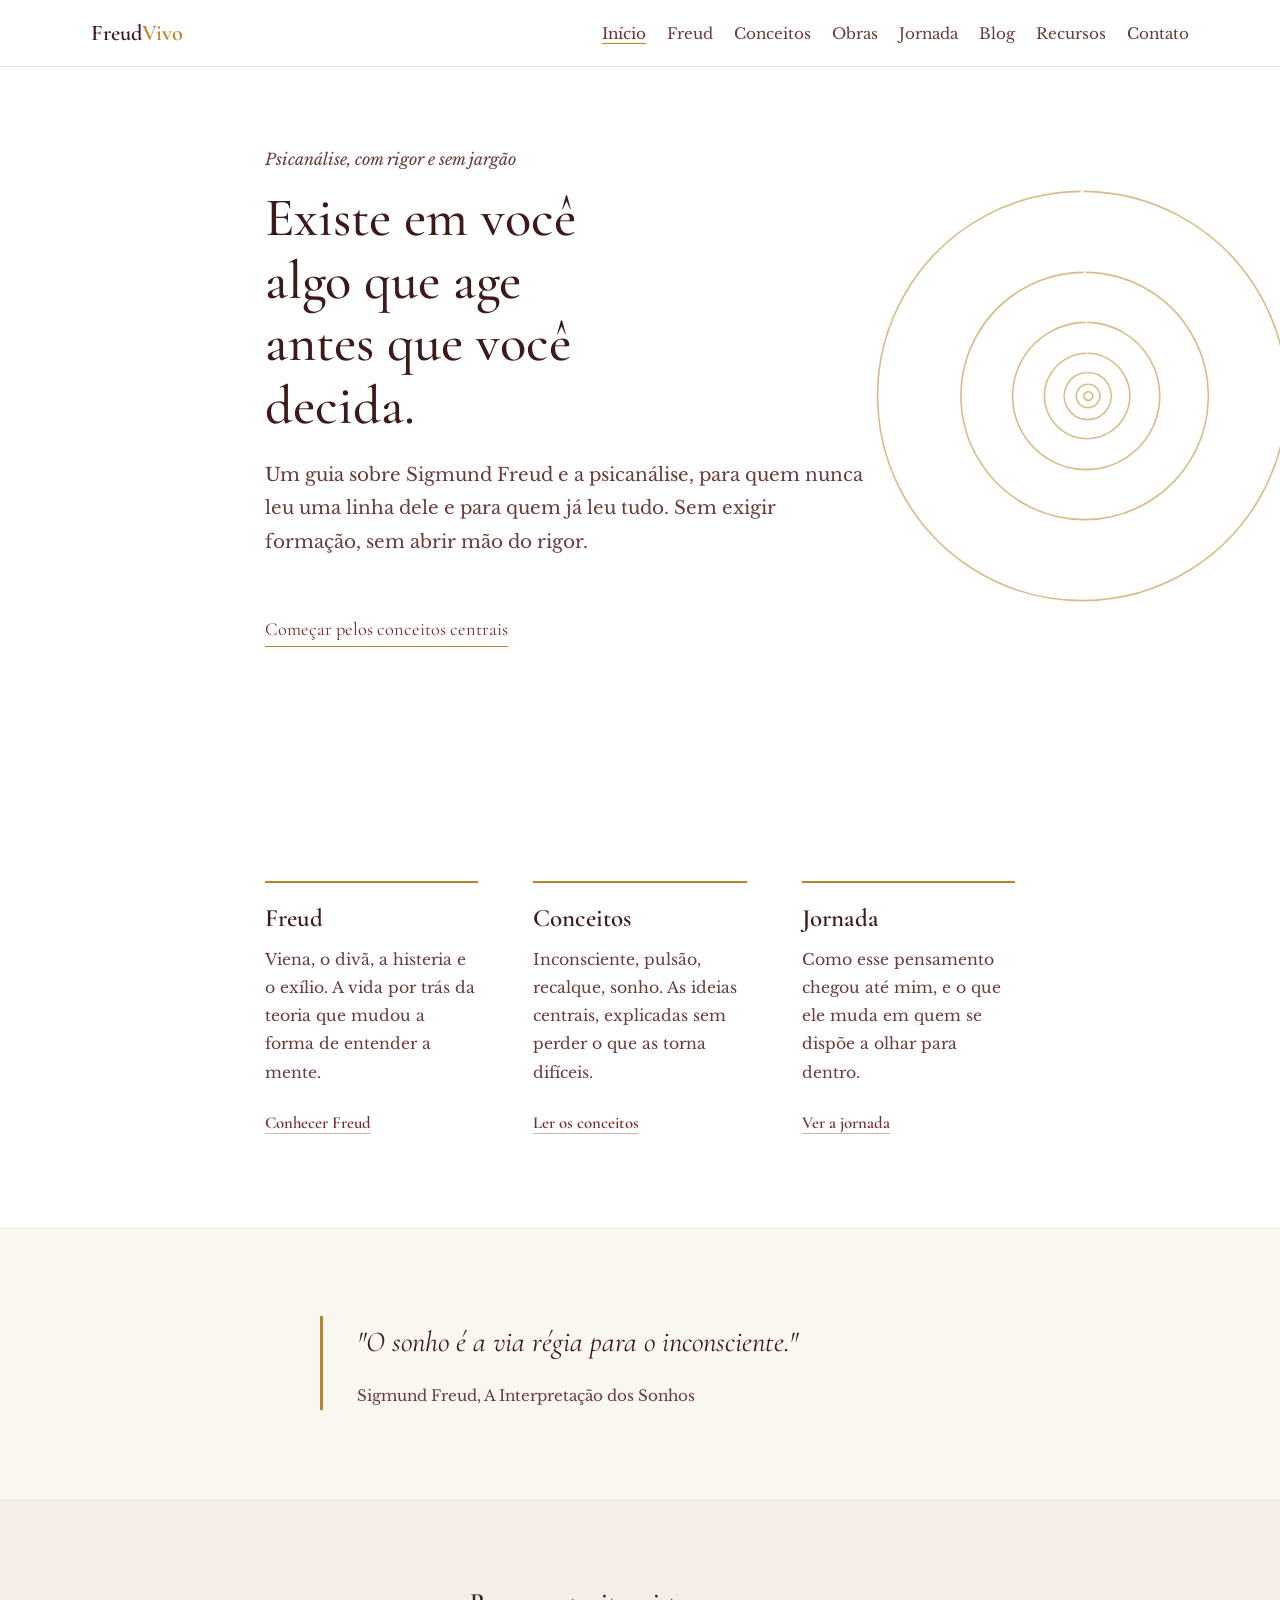
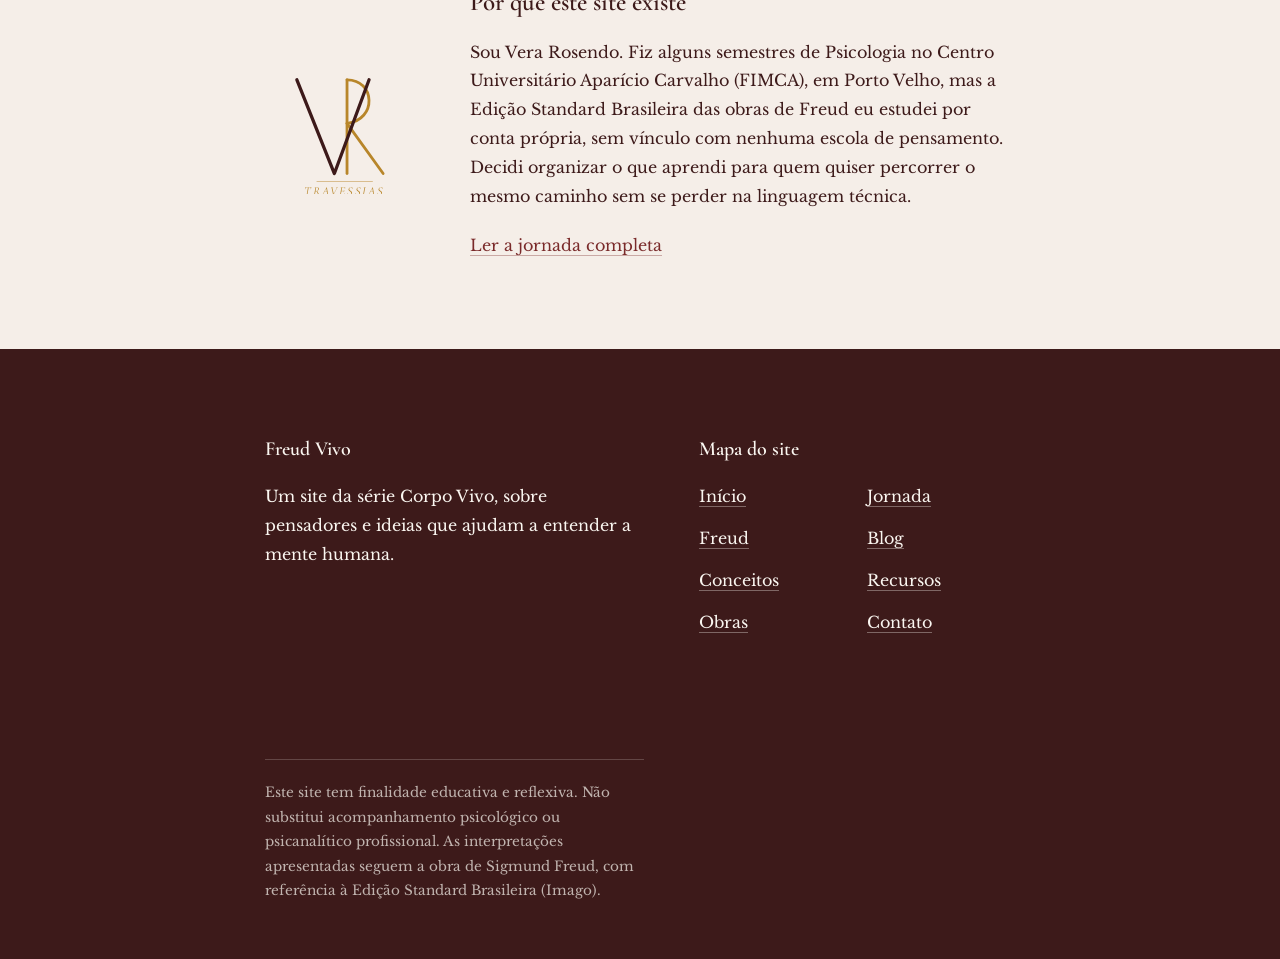
<file: index.html>
<!DOCTYPE html>
<html lang="pt-BR">
<head>
<meta charset="UTF-8">
<meta name="viewport" content="width=device-width, initial-scale=1.0">
<title>Freud Vivo · Psicanálise para quem busca entender a si mesmo</title>
<meta name="description" content="Um guia acessível e rigoroso sobre Sigmund Freud e a psicanálise: conceitos centrais, obras, casos clínicos e a jornada pessoal de quem estuda esse pensamento.">
<link rel="stylesheet" href="css/style.css">
</head>
<body>

<nav class="nav">
  <div class="nav__inner">
    <a href="index.html" class="nav__marca">Freud<span>Vivo</span></a>
    <button class="nav__toggle" aria-label="Abrir menu" aria-expanded="false">
      <span></span><span></span><span></span>
    </button>
    <ul class="nav__links">
      <li><a href="index.html" aria-current="page">Início</a></li>
      <li><a href="freud.html">Freud</a></li>
      <li><a href="conceitos.html">Conceitos</a></li>
      <li><a href="obras.html">Obras</a></li>
      <li><a href="jornada.html">Jornada</a></li>
      <li><a href="blog/index.html">Blog</a></li>
      <li><a href="recursos.html">Recursos</a></li>
      <li><a href="contato.html">Contato</a></li>
    </ul>
  </div>
</nav>

<header class="hero">
  <svg class="hero__spiral" viewBox="0 0 400 400" xmlns="http://www.w3.org/2000/svg" aria-hidden="true">
    <path d="M200,200 m0,-3 a3,3 0 1,1 -0.1,0 m0,-5 a8,8 0 1,1 -0.2,0 m0,-8 a16,16 0 1,1 -0.3,0 m0,-13 a29,29 0 1,1 -0.5,0 m0,-21 a50,50 0 1,1 -0.8,0 m0,-34 a84,84 0 1,1 -1.3,0 m0,-55 a139,139 0 1,1 -2,0"
      fill="none" stroke="#b8862a" stroke-width="1.1"/>
  </svg>
  <div class="hero__conteudo">
    <p class="hero__eyebrow">Psicanálise, com rigor e sem jargão</p>
    <h1>Existe em você algo que age antes que você decida.</h1>
    <p class="hero__sub">Um guia sobre Sigmund Freud e a psicanálise, para quem nunca leu uma linha dele e para quem já leu tudo. Sem exigir formação, sem abrir mão do rigor.</p>
    <a href="conceitos.html" class="hero__cta">Começar pelos conceitos centrais</a>
  </div>
</header>

<section class="secao">
  <div class="container">
    <div class="entradas">
      <div class="entrada">
        <h3>Freud</h3>
        <p>Viena, o divã, a histeria e o exílio. A vida por trás da teoria que mudou a forma de entender a mente.</p>
        <a href="freud.html">Conhecer Freud</a>
      </div>
      <div class="entrada">
        <h3>Conceitos</h3>
        <p>Inconsciente, pulsão, recalque, sonho. As ideias centrais, explicadas sem perder o que as torna difíceis.</p>
        <a href="conceitos.html">Ler os conceitos</a>
      </div>
      <div class="entrada">
        <h3>Jornada</h3>
        <p>Como esse pensamento chegou até mim, e o que ele muda em quem se dispõe a olhar para dentro.</p>
        <a href="jornada.html">Ver a jornada</a>
      </div>
    </div>
  </div>
</section>

<section class="secao secao--creme">
  <div class="container">
    <div class="citacao">
      <blockquote>"O sonho é a via régia para o inconsciente."</blockquote>
      <cite>Sigmund Freud, A Interpretação dos Sonhos</cite>
    </div>
  </div>
</section>

<section class="secao secao--creme-quente">
  <div class="container">
    <div class="pessoal">
      <div class="pessoal__monograma" aria-hidden="true">
        <svg viewBox="0 0 320 300" xmlns="http://www.w3.org/2000/svg">
          <g fill="none" stroke="#b8862a" stroke-width="6" stroke-linecap="round" stroke-linejoin="round">
            <path d="M 175,55 L 175,255"/>
            <path d="M 175,55 C 235,55 240,140 175,148"/>
            <path d="M 175,148 L 252,255"/>
          </g>
          <g fill="none" stroke="#3d1a1a" stroke-width="7" stroke-linecap="round" stroke-linejoin="round">
            <path d="M 68,55 L 148,255 L 222,55"/>
          </g>
          <line x1="110" y1="272" x2="230" y2="272" stroke="#b8862a" stroke-width="1"/>
          <text x="170" y="300" text-anchor="middle" font-family="'Cormorant Garamond', Georgia, serif" font-style="italic" font-size="26" letter-spacing="4" fill="#b8862a">TRAVESSIAS</text>
        </svg>
      </div>
      <div>
        <h3>Por que este site existe</h3>
        <p>Sou Vera Rosendo. Fiz alguns semestres de Psicologia no Centro Universitário Aparício Carvalho (FIMCA), em Porto Velho, mas a Edição Standard Brasileira das obras de Freud eu estudei por conta própria, sem vínculo com nenhuma escola de pensamento. Decidi organizar o que aprendi para quem quiser percorrer o mesmo caminho sem se perder na linguagem técnica.</p>
        <a href="jornada.html">Ler a jornada completa</a>
      </div>
    </div>
  </div>
</section>

<footer class="rodape">
  <div class="container">
    <div>
      <h4>Freud Vivo</h4>
      <p>Um site da série Corpo Vivo, sobre pensadores e ideias que ajudam a entender a mente humana.</p>
    </div>
    <div>
      <h4>Mapa do site</h4>
      <ul class="rodape__mapa">
        <li><a href="index.html">Início</a></li>
        <li><a href="freud.html">Freud</a></li>
        <li><a href="conceitos.html">Conceitos</a></li>
        <li><a href="obras.html">Obras</a></li>
        <li><a href="jornada.html">Jornada</a></li>
        <li><a href="blog/index.html">Blog</a></li>
        <li><a href="recursos.html">Recursos</a></li>
        <li><a href="contato.html">Contato</a></li>
      </ul>
    </div>
    <p class="rodape__disclaimer">Este site tem finalidade educativa e reflexiva. Não substitui acompanhamento psicológico ou psicanalítico profissional. As interpretações apresentadas seguem a obra de Sigmund Freud, com referência à Edição Standard Brasileira (Imago).</p>
  </div>
</footer>

<script src="js/main.js"></script>
</body>
</html>
</file>
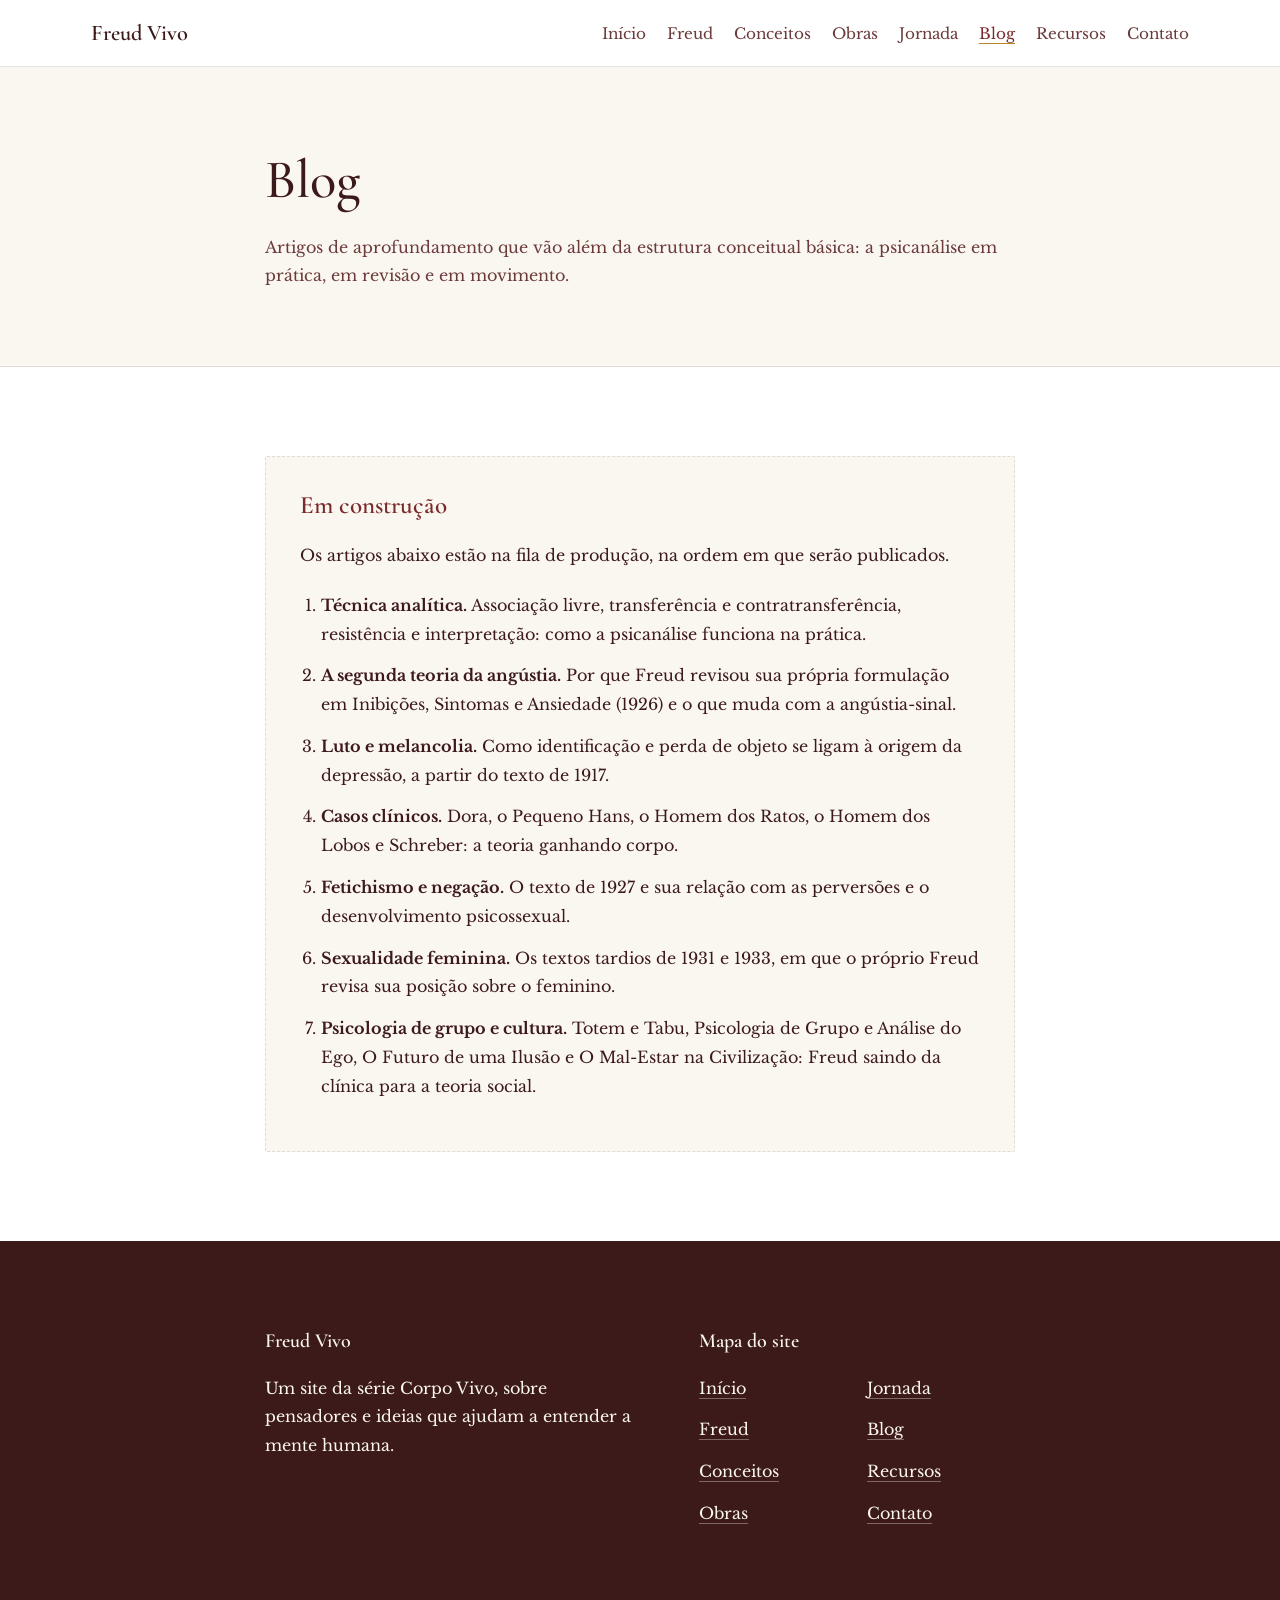
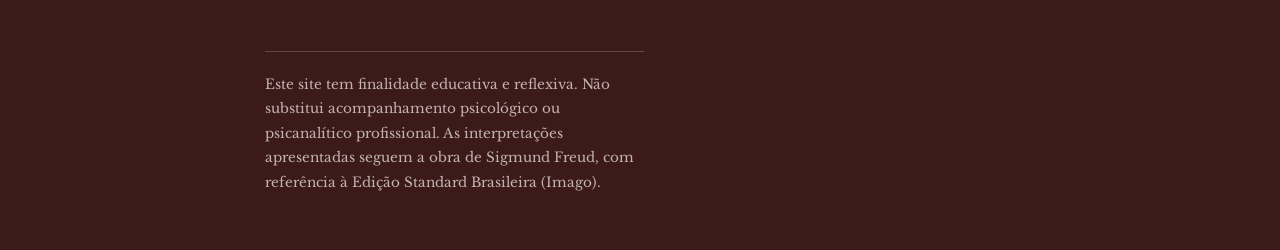
<file: blog/index.html>
<!DOCTYPE html>
<html lang="pt-BR">
<head>
<meta charset="UTF-8">
<meta name="viewport" content="width=device-width, initial-scale=1.0">
<title>Blog · Freud Vivo</title>
<meta name="description" content="Artigos de aprofundamento sobre técnica analítica, angústia, luto, casos clínicos e outros temas freudianos.">
<link rel="stylesheet" href="../css/style.css">
</head>
<body>

<nav class="nav">
  <div class="nav__inner">
    <a href="../index.html" class="nav__marca">Freud Vivo</a>
    <button class="nav__toggle" aria-label="Abrir menu" aria-expanded="false">
      <span></span><span></span><span></span>
    </button>
    <ul class="nav__links">
      <li><a href="../index.html">Início</a></li>
      <li><a href="../freud.html">Freud</a></li>
      <li><a href="../conceitos.html">Conceitos</a></li>
      <li><a href="../obras.html">Obras</a></li>
      <li><a href="../jornada.html">Jornada</a></li>
      <li><a href="index.html" aria-current="page">Blog</a></li>
      <li><a href="../recursos.html">Recursos</a></li>
      <li><a href="../contato.html">Contato</a></li>
    </ul>
  </div>
</nav>

<header class="pagina-hero">
  <div class="container">
    <h1>Blog</h1>
    <p>Artigos de aprofundamento que vão além da estrutura conceitual básica: a psicanálise em prática, em revisão e em movimento.</p>
  </div>
</header>

<section class="secao">
  <div class="container">
    <div class="em-construcao">
      <h3>Em construção</h3>
      <p>Os artigos abaixo estão na fila de produção, na ordem em que serão publicados.</p>
      <ol class="lista-topicos">
        <li><strong>Técnica analítica.</strong> Associação livre, transferência e contratransferência, resistência e interpretação: como a psicanálise funciona na prática.</li>
        <li><strong>A segunda teoria da angústia.</strong> Por que Freud revisou sua própria formulação em Inibições, Sintomas e Ansiedade (1926) e o que muda com a angústia-sinal.</li>
        <li><strong>Luto e melancolia.</strong> Como identificação e perda de objeto se ligam à origem da depressão, a partir do texto de 1917.</li>
        <li><strong>Casos clínicos.</strong> Dora, o Pequeno Hans, o Homem dos Ratos, o Homem dos Lobos e Schreber: a teoria ganhando corpo.</li>
        <li><strong>Fetichismo e negação.</strong> O texto de 1927 e sua relação com as perversões e o desenvolvimento psicossexual.</li>
        <li><strong>Sexualidade feminina.</strong> Os textos tardios de 1931 e 1933, em que o próprio Freud revisa sua posição sobre o feminino.</li>
        <li><strong>Psicologia de grupo e cultura.</strong> Totem e Tabu, Psicologia de Grupo e Análise do Ego, O Futuro de uma Ilusão e O Mal-Estar na Civilização: Freud saindo da clínica para a teoria social.</li>
      </ol>
    </div>
  </div>
</section>

<footer class="rodape">
  <div class="container">
    <div>
      <h4>Freud Vivo</h4>
      <p>Um site da série Corpo Vivo, sobre pensadores e ideias que ajudam a entender a mente humana.</p>
    </div>
    <div>
      <h4>Mapa do site</h4>
      <ul class="rodape__mapa">
        <li><a href="../index.html">Início</a></li>
        <li><a href="../freud.html">Freud</a></li>
        <li><a href="../conceitos.html">Conceitos</a></li>
        <li><a href="../obras.html">Obras</a></li>
        <li><a href="../jornada.html">Jornada</a></li>
        <li><a href="index.html">Blog</a></li>
        <li><a href="../recursos.html">Recursos</a></li>
        <li><a href="../contato.html">Contato</a></li>
      </ul>
    </div>
    <p class="rodape__disclaimer">Este site tem finalidade educativa e reflexiva. Não substitui acompanhamento psicológico ou psicanalítico profissional. As interpretações apresentadas seguem a obra de Sigmund Freud, com referência à Edição Standard Brasileira (Imago).</p>
  </div>
</footer>

<script src="../js/main.js"></script>
</body>
</html>
</file>
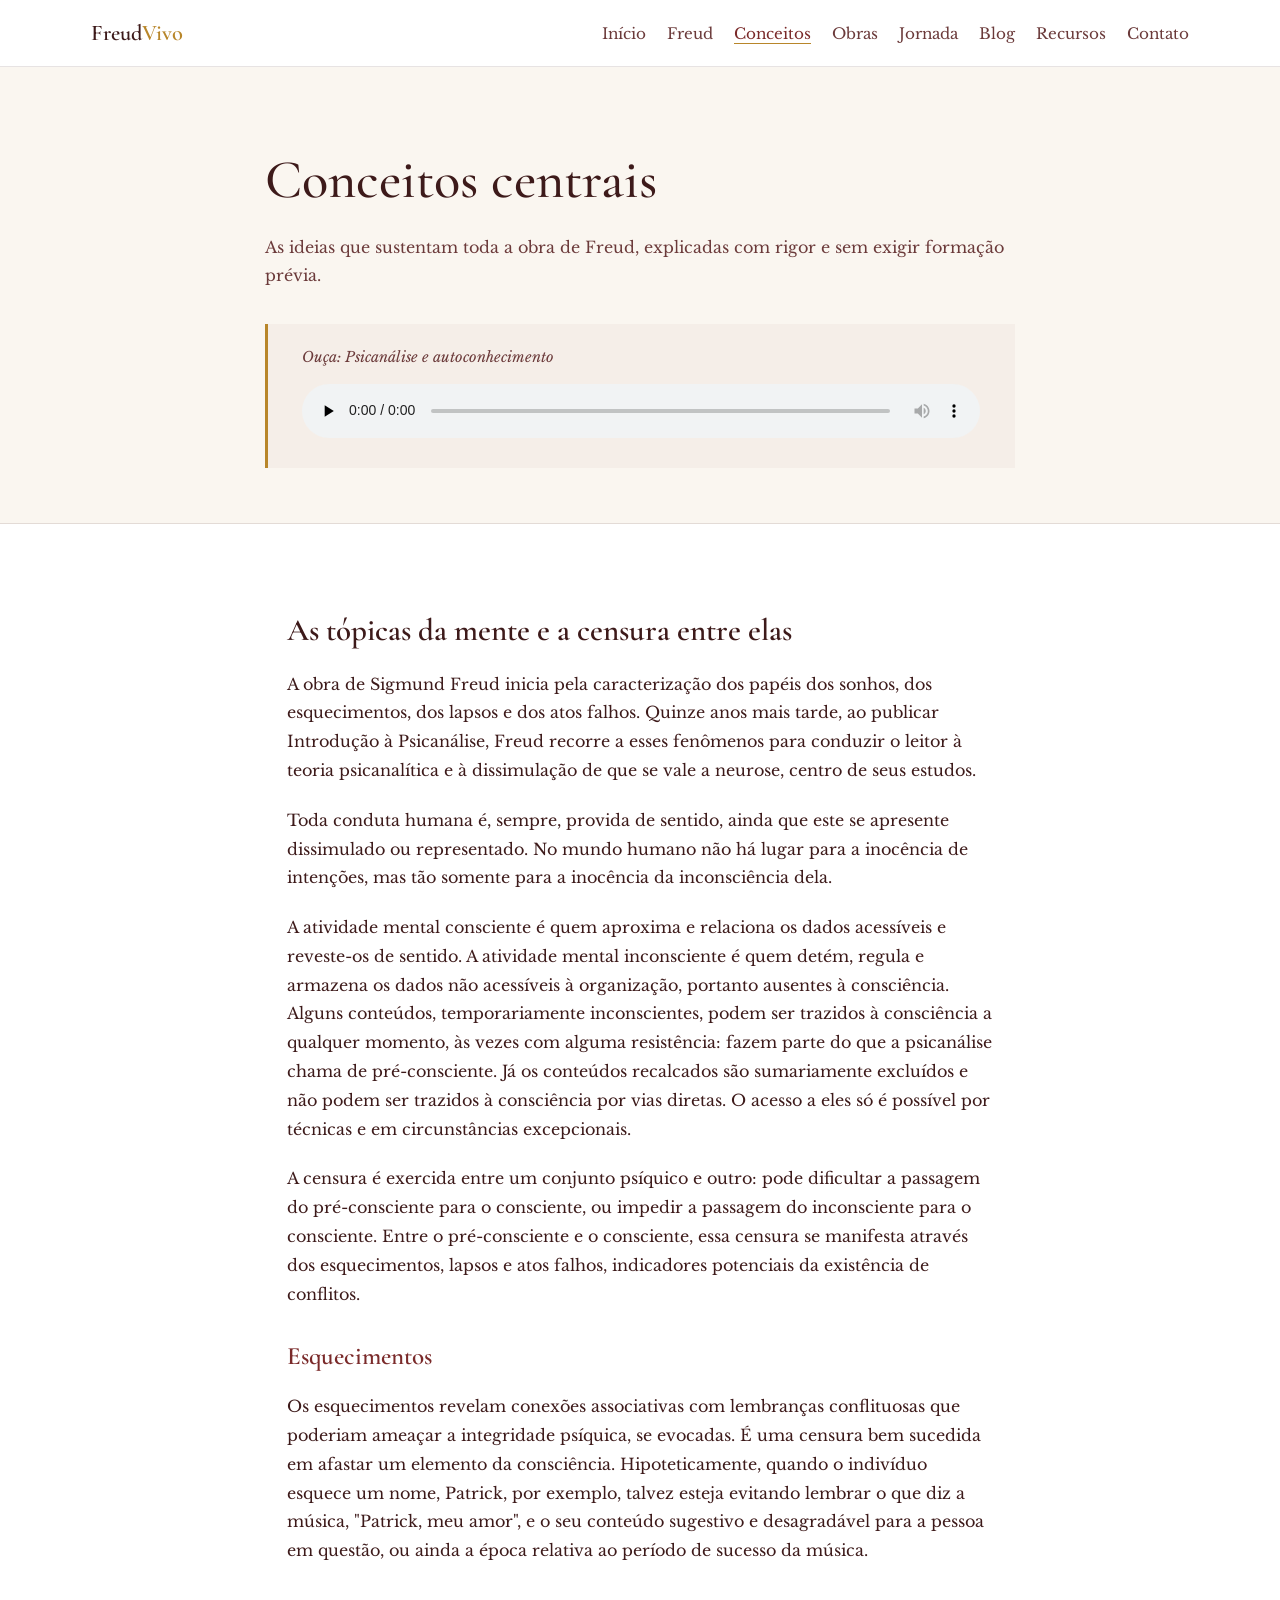
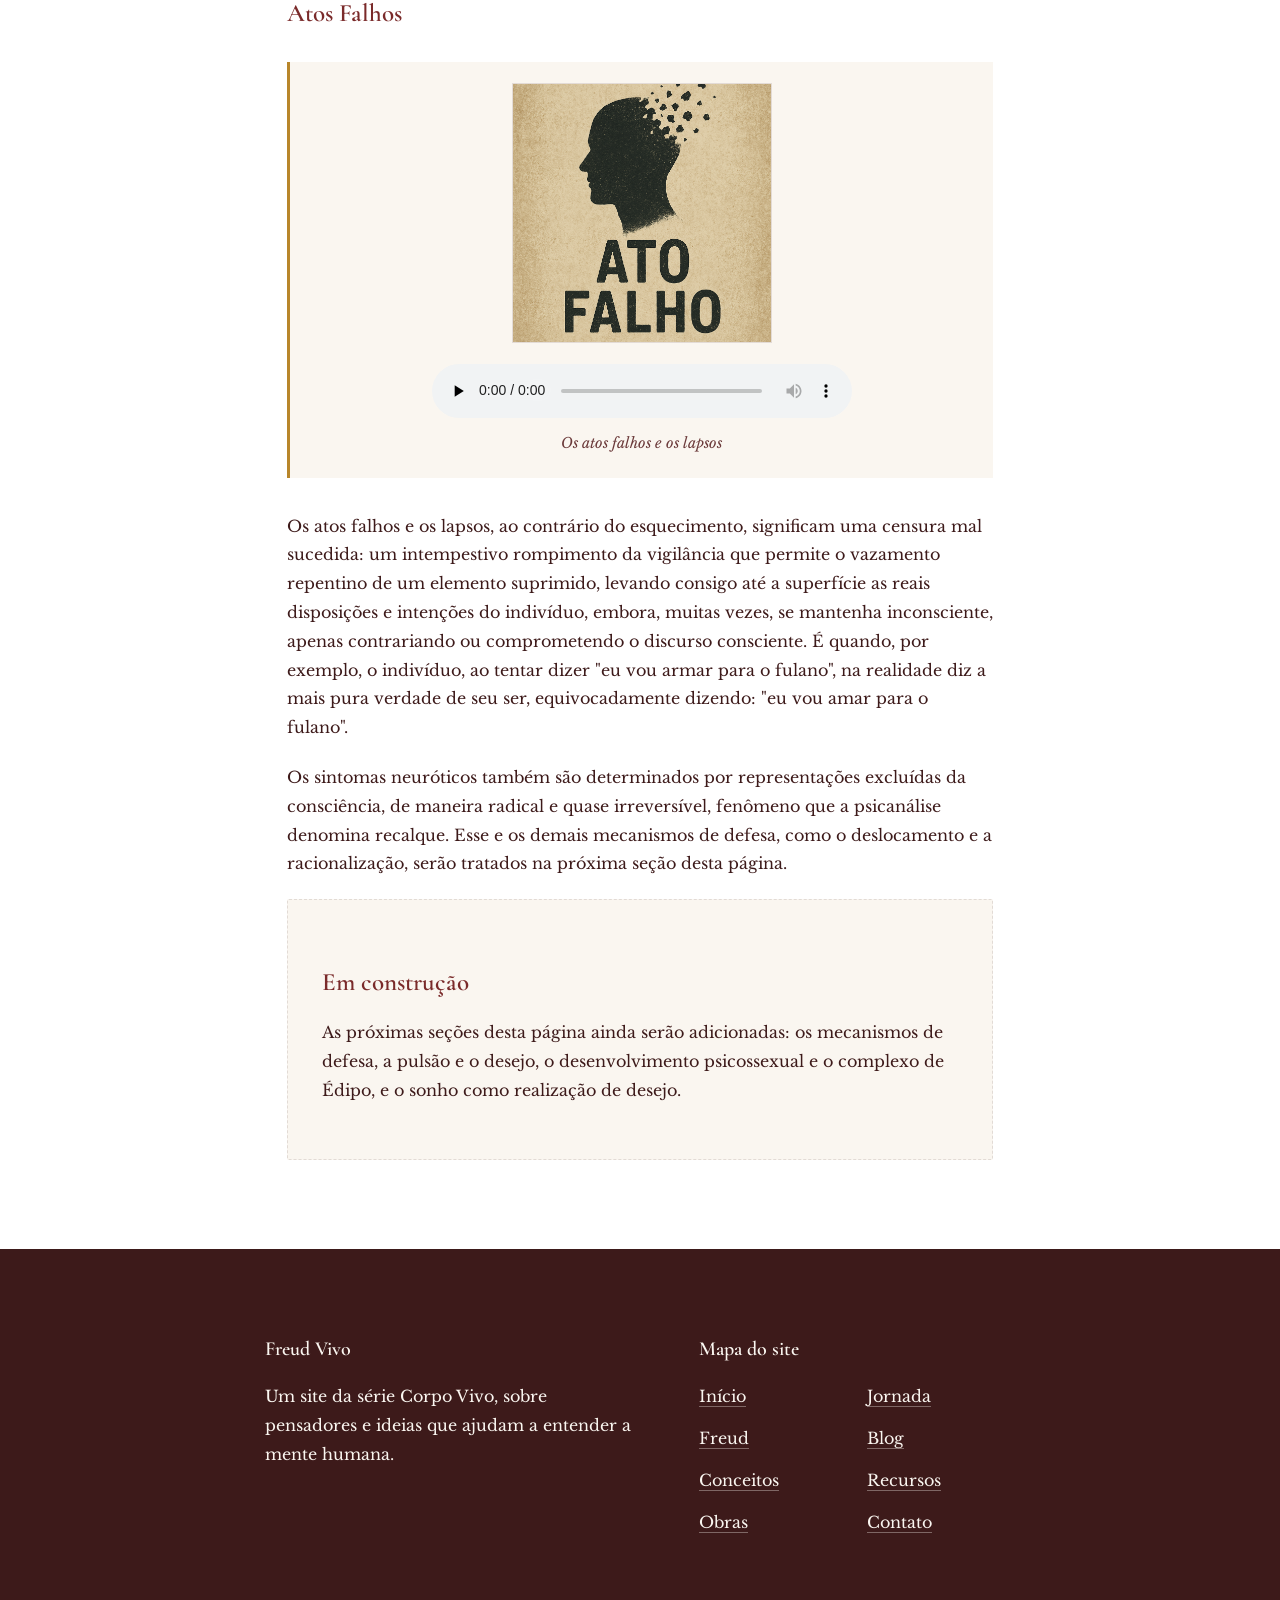
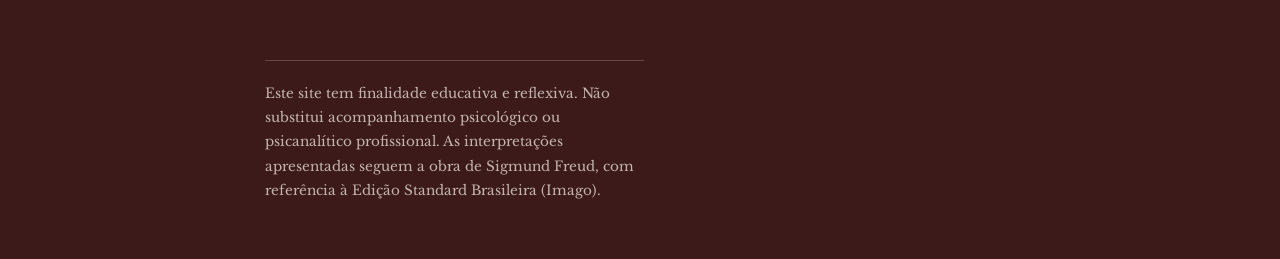
<file: conceitos.html>
<!DOCTYPE html>
<html lang="pt-BR">
<head>
<meta charset="UTF-8">
<meta name="viewport" content="width=device-width, initial-scale=1.0">
<title>Conceitos centrais · Freud Vivo</title>
<meta name="description" content="Inconsciente, id, ego e superego, pulsão, transferência, sonhos e recalque: os conceitos centrais da psicanálise freudiana.">
<link rel="stylesheet" href="css/style.css">
</head>
<body>

<nav class="nav">
  <div class="nav__inner">
    <a href="index.html" class="nav__marca">Freud<span>Vivo</span></a>
    <button class="nav__toggle" aria-label="Abrir menu" aria-expanded="false">
      <span></span><span></span><span></span>
    </button>
    <ul class="nav__links">
      <li><a href="index.html">Início</a></li>
      <li><a href="freud.html">Freud</a></li>
      <li><a href="conceitos.html" aria-current="page">Conceitos</a></li>
      <li><a href="obras.html">Obras</a></li>
      <li><a href="jornada.html">Jornada</a></li>
      <li><a href="blog/index.html">Blog</a></li>
      <li><a href="recursos.html">Recursos</a></li>
      <li><a href="contato.html">Contato</a></li>
    </ul>
  </div>
</nav>

<header class="pagina-hero">
  <div class="container">
    <h1>Conceitos centrais</h1>
    <p>As ideias que sustentam toda a obra de Freud, explicadas com rigor e sem exigir formação prévia.</p>
    <div class="audio-intro">
      <p>Ouça: Psicanálise e autoconhecimento</p>
      <audio controls preload="none" src="media/autoconhecimento.mp3">
        Seu navegador não suporta áudio incorporado. <a href="media/autoconhecimento.mp3">Baixe o áudio aqui</a>.
      </audio>
    </div>
  </div>
</header>

<section class="secao">
  <div class="container pagina-corpo">

    <h2>As tópicas da mente e a censura entre elas</h2>
    <p>A obra de Sigmund Freud inicia pela caracterização dos papéis dos sonhos, dos esquecimentos, dos lapsos e dos atos falhos. Quinze anos mais tarde, ao publicar Introdução à Psicanálise, Freud recorre a esses fenômenos para conduzir o leitor à teoria psicanalítica e à dissimulação de que se vale a neurose, centro de seus estudos.</p>
    <p>Toda conduta humana é, sempre, provida de sentido, ainda que este se apresente dissimulado ou representado. No mundo humano não há lugar para a inocência de intenções, mas tão somente para a inocência da inconsciência dela.</p>
    <p>A atividade mental consciente é quem aproxima e relaciona os dados acessíveis e reveste-os de sentido. A atividade mental inconsciente é quem detém, regula e armazena os dados não acessíveis à organização, portanto ausentes à consciência. Alguns conteúdos, temporariamente inconscientes, podem ser trazidos à consciência a qualquer momento, às vezes com alguma resistência: fazem parte do que a psicanálise chama de pré-consciente. Já os conteúdos recalcados são sumariamente excluídos e não podem ser trazidos à consciência por vias diretas. O acesso a eles só é possível por técnicas e em circunstâncias excepcionais.</p>
    <p>A censura é exercida entre um conjunto psíquico e outro: pode dificultar a passagem do pré-consciente para o consciente, ou impedir a passagem do inconsciente para o consciente. Entre o pré-consciente e o consciente, essa censura se manifesta através dos esquecimentos, lapsos e atos falhos, indicadores potenciais da existência de conflitos.</p>

    <h3>Esquecimentos</h3>
    <p>Os esquecimentos revelam conexões associativas com lembranças conflituosas que poderiam ameaçar a integridade psíquica, se evocadas. É uma censura bem sucedida em afastar um elemento da consciência. Hipoteticamente, quando o indivíduo esquece um nome, Patrick, por exemplo, talvez esteja evitando lembrar o que diz a música, "Patrick, meu amor", e o seu conteúdo sugestivo e desagradável para a pessoa em questão, ou ainda a época relativa ao período de sucesso da música.</p>

    <h3>Atos Falhos</h3>

    <figure class="midia-bloco">
      <img src="media/ato-falho.png" alt="Ilustração de uma cabeça em perfil com fragmentos se dissolvendo, ao lado do título Ato Falho">
      <audio controls preload="none" src="media/atos-falhos.mp3">
        Seu navegador não suporta áudio incorporado. <a href="media/atos-falhos.mp3">Baixe o áudio aqui</a>.
      </audio>
      <figcaption>Os atos falhos e os lapsos</figcaption>
    </figure>

    <p>Os atos falhos e os lapsos, ao contrário do esquecimento, significam uma censura mal sucedida: um intempestivo rompimento da vigilância que permite o vazamento repentino de um elemento suprimido, levando consigo até a superfície as reais disposições e intenções do indivíduo, embora, muitas vezes, se mantenha inconsciente, apenas contrariando ou comprometendo o discurso consciente. É quando, por exemplo, o indivíduo, ao tentar dizer "eu vou armar para o fulano", na realidade diz a mais pura verdade de seu ser, equivocadamente dizendo: "eu vou amar para o fulano".</p>

    <p>Os sintomas neuróticos também são determinados por representações excluídas da consciência, de maneira radical e quase irreversível, fenômeno que a psicanálise denomina recalque. Esse e os demais mecanismos de defesa, como o deslocamento e a racionalização, serão tratados na próxima seção desta página.</p>

    <div class="em-construcao">
      <h3>Em construção</h3>
      <p>As próximas seções desta página ainda serão adicionadas: os mecanismos de defesa, a pulsão e o desejo, o desenvolvimento psicossexual e o complexo de Édipo, e o sonho como realização de desejo.</p>
    </div>

  </div>
</section>

<footer class="rodape">
  <div class="container">
    <div>
      <h4>Freud Vivo</h4>
      <p>Um site da série Corpo Vivo, sobre pensadores e ideias que ajudam a entender a mente humana.</p>
    </div>
    <div>
      <h4>Mapa do site</h4>
      <ul class="rodape__mapa">
        <li><a href="index.html">Início</a></li>
        <li><a href="freud.html">Freud</a></li>
        <li><a href="conceitos.html">Conceitos</a></li>
        <li><a href="obras.html">Obras</a></li>
        <li><a href="jornada.html">Jornada</a></li>
        <li><a href="blog/index.html">Blog</a></li>
        <li><a href="recursos.html">Recursos</a></li>
        <li><a href="contato.html">Contato</a></li>
      </ul>
    </div>
    <p class="rodape__disclaimer">Este site tem finalidade educativa e reflexiva. Não substitui acompanhamento psicológico ou psicanalítico profissional. As interpretações apresentadas seguem a obra de Sigmund Freud, com referência à Edição Standard Brasileira (Imago).</p>
  </div>
</footer>

<script src="js/main.js"></script>
</body>
</html>
</file>
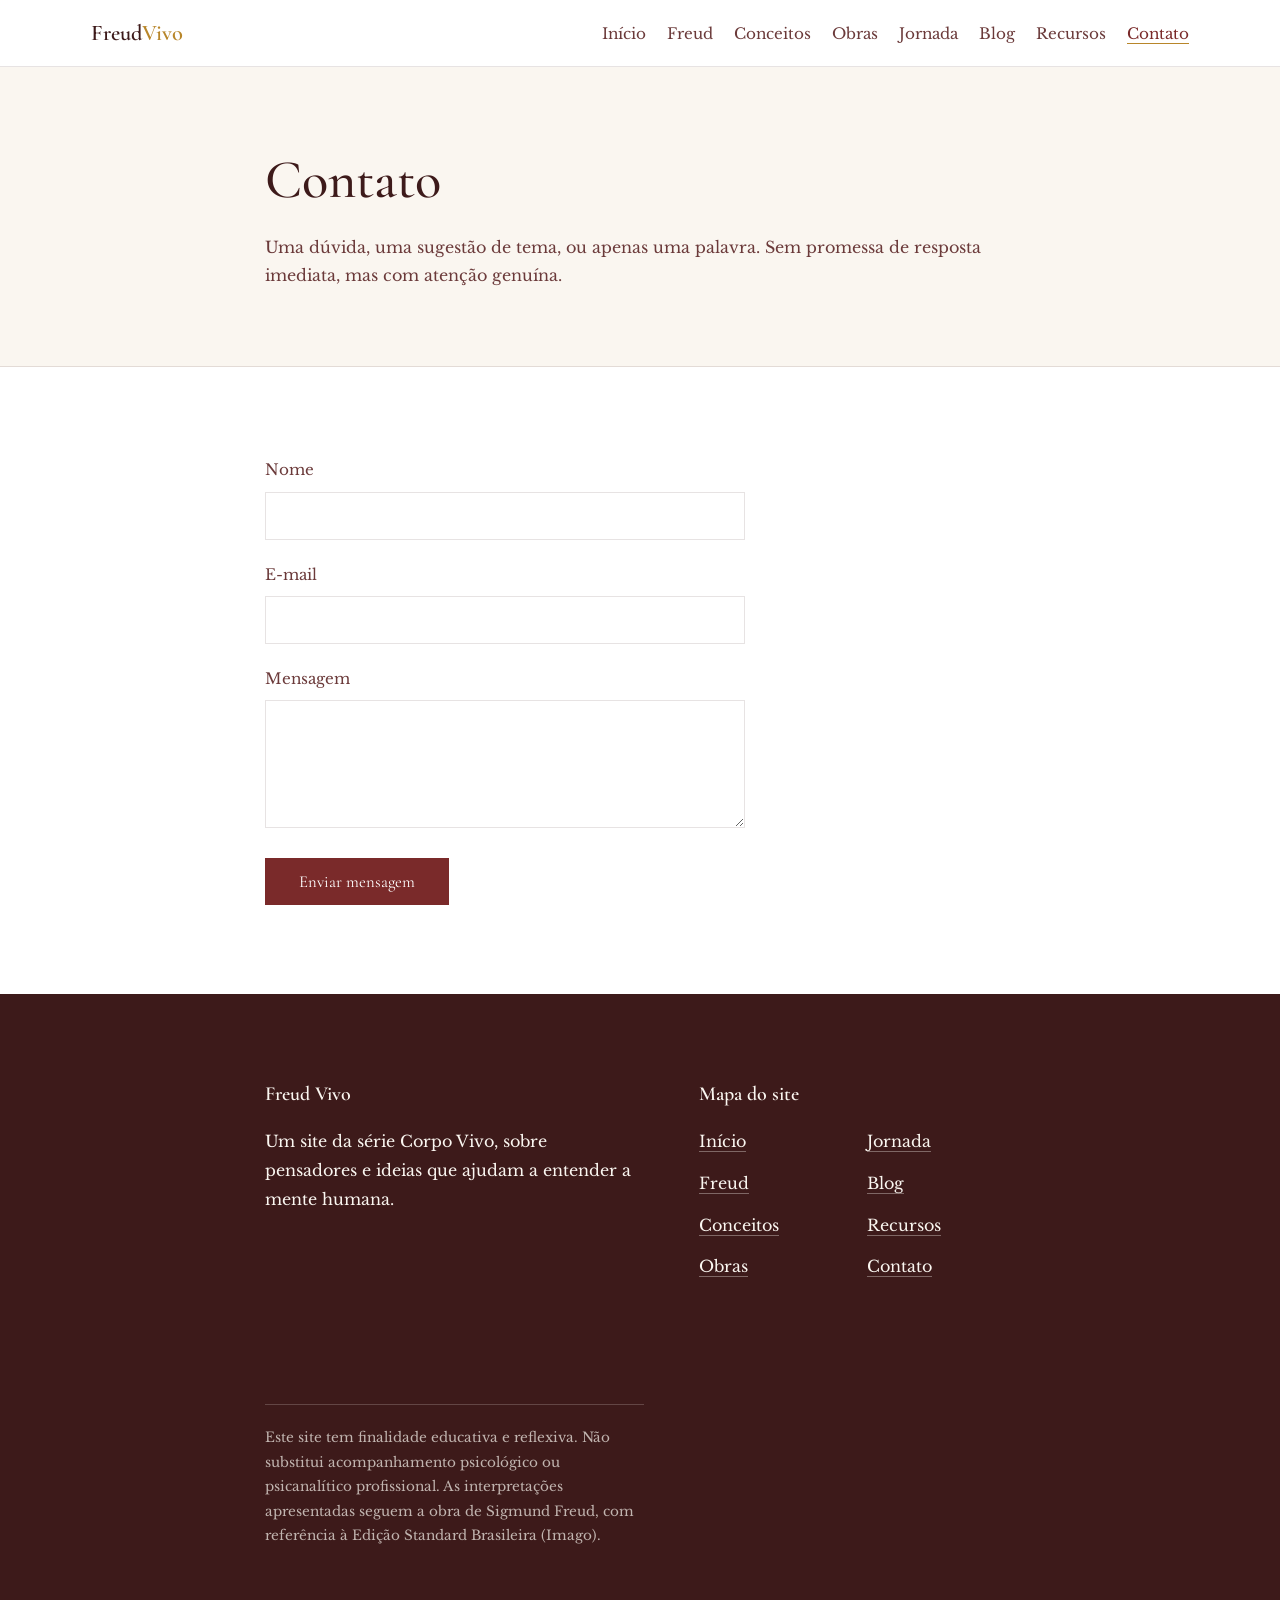
<file: contato.html>
<!DOCTYPE html>
<html lang="pt-BR">
<head>
<meta charset="UTF-8">
<meta name="viewport" content="width=device-width, initial-scale=1.0">
<title>Contato · Freud Vivo</title>
<meta name="description" content="Fale com Freud Vivo.">
<link rel="stylesheet" href="css/style.css">
</head>
<body>

<nav class="nav">
  <div class="nav__inner">
    <a href="index.html" class="nav__marca">Freud<span>Vivo</span></a>
    <button class="nav__toggle" aria-label="Abrir menu" aria-expanded="false">
      <span></span><span></span><span></span>
    </button>
    <ul class="nav__links">
      <li><a href="index.html">Início</a></li>
      <li><a href="freud.html">Freud</a></li>
      <li><a href="conceitos.html">Conceitos</a></li>
      <li><a href="obras.html">Obras</a></li>
      <li><a href="jornada.html">Jornada</a></li>
      <li><a href="blog/index.html">Blog</a></li>
      <li><a href="recursos.html">Recursos</a></li>
      <li><a href="contato.html" aria-current="page">Contato</a></li>
    </ul>
  </div>
</nav>

<header class="pagina-hero">
  <div class="container">
    <h1>Contato</h1>
    <p>Uma dúvida, uma sugestão de tema, ou apenas uma palavra. Sem promessa de resposta imediata, mas com atenção genuína.</p>
  </div>
</header>

<section class="secao">
  <div class="container">
    <form class="form-contato" action="mailto:contato@freudvivo.com.br" method="post" enctype="text/plain">
      <div class="form-campo">
        <label for="nome">Nome</label>
        <input type="text" id="nome" name="nome" required>
      </div>
      <div class="form-campo">
        <label for="email">E-mail</label>
        <input type="email" id="email" name="email" required>
      </div>
      <div class="form-campo">
        <label for="mensagem">Mensagem</label>
        <textarea id="mensagem" name="mensagem" rows="5" required></textarea>
      </div>
      <button type="submit" class="botao">Enviar mensagem</button>
    </form>
  </div>
</section>

<footer class="rodape">
  <div class="container">
    <div>
      <h4>Freud Vivo</h4>
      <p>Um site da série Corpo Vivo, sobre pensadores e ideias que ajudam a entender a mente humana.</p>
    </div>
    <div>
      <h4>Mapa do site</h4>
      <ul class="rodape__mapa">
        <li><a href="index.html">Início</a></li>
        <li><a href="freud.html">Freud</a></li>
        <li><a href="conceitos.html">Conceitos</a></li>
        <li><a href="obras.html">Obras</a></li>
        <li><a href="jornada.html">Jornada</a></li>
        <li><a href="blog/index.html">Blog</a></li>
        <li><a href="recursos.html">Recursos</a></li>
        <li><a href="contato.html">Contato</a></li>
      </ul>
    </div>
    <p class="rodape__disclaimer">Este site tem finalidade educativa e reflexiva. Não substitui acompanhamento psicológico ou psicanalítico profissional. As interpretações apresentadas seguem a obra de Sigmund Freud, com referência à Edição Standard Brasileira (Imago).</p>
  </div>
</footer>

<script src="js/main.js"></script>
</body>
</html>
</file>
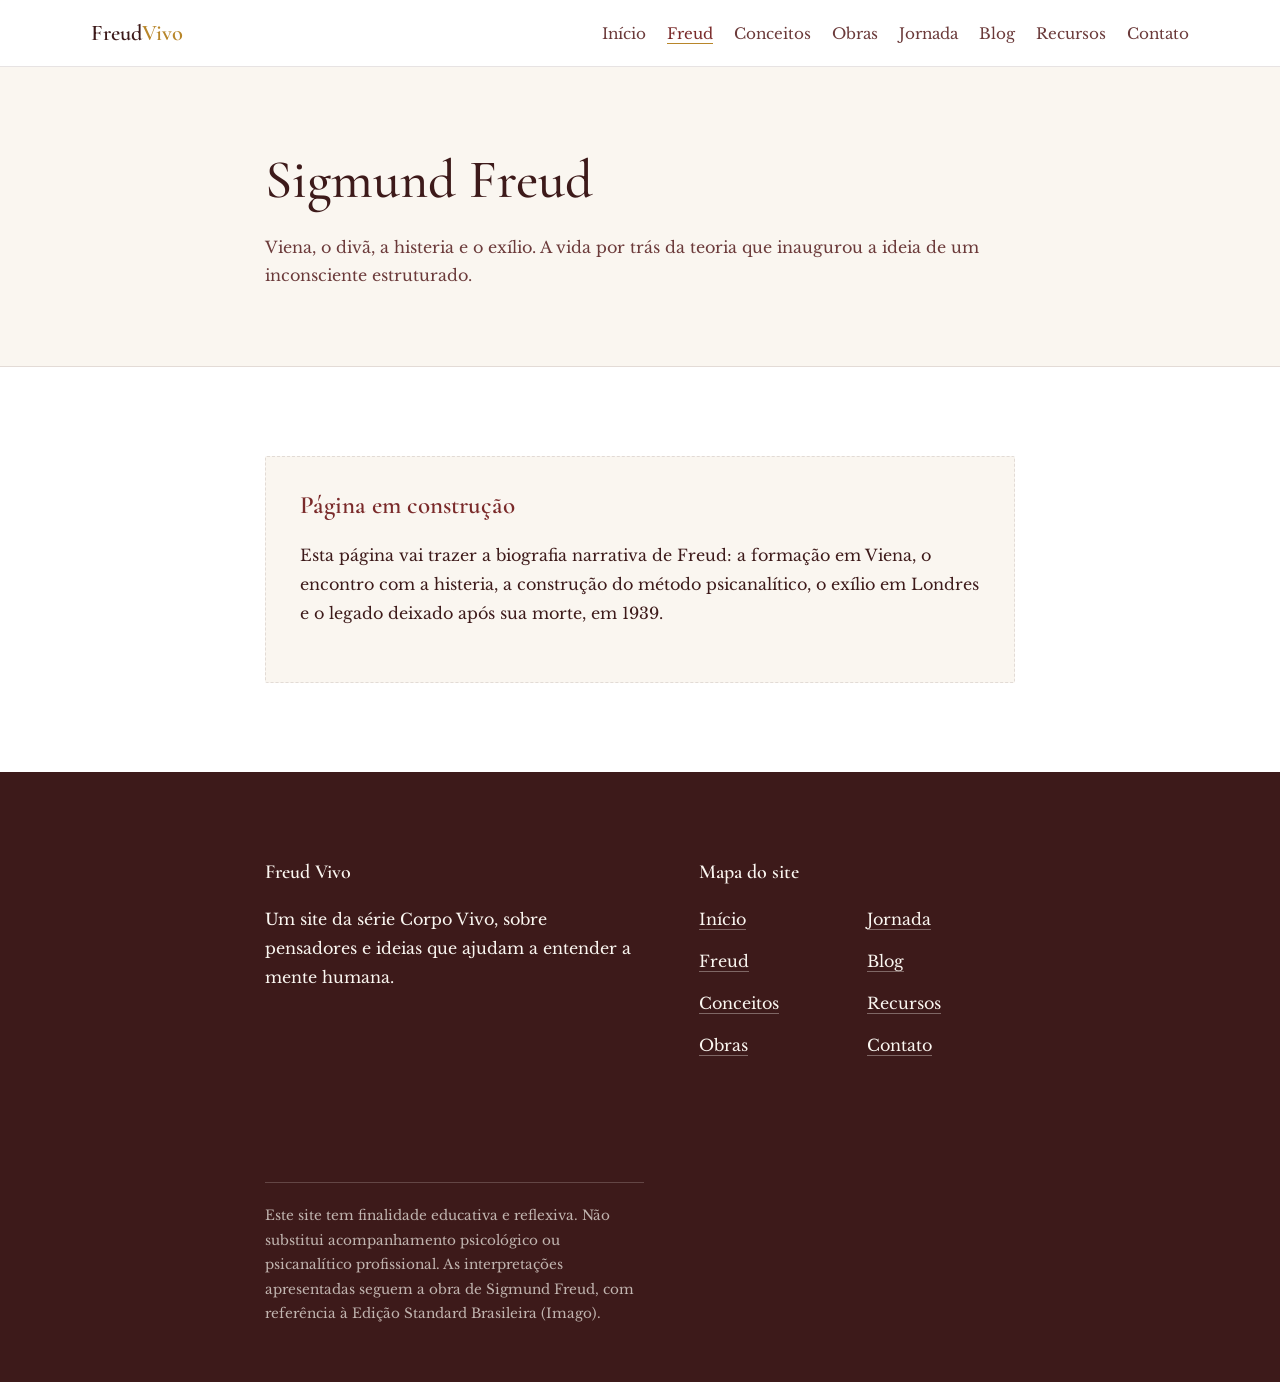
<file: freud.html>
<!DOCTYPE html>
<html lang="pt-BR">
<head>
<meta charset="UTF-8">
<meta name="viewport" content="width=device-width, initial-scale=1.0">
<title>Sigmund Freud · Freud Vivo</title>
<meta name="description" content="Viena, o divã, a histeria e o exílio: a vida de Sigmund Freud por trás da teoria psicanalítica.">
<link rel="stylesheet" href="css/style.css">
</head>
<body>

<nav class="nav">
  <div class="nav__inner">
    <a href="index.html" class="nav__marca">Freud<span>Vivo</span></a>
    <button class="nav__toggle" aria-label="Abrir menu" aria-expanded="false">
      <span></span><span></span><span></span>
    </button>
    <ul class="nav__links">
      <li><a href="index.html">Início</a></li>
      <li><a href="freud.html" aria-current="page">Freud</a></li>
      <li><a href="conceitos.html">Conceitos</a></li>
      <li><a href="obras.html">Obras</a></li>
      <li><a href="jornada.html">Jornada</a></li>
      <li><a href="blog/index.html">Blog</a></li>
      <li><a href="recursos.html">Recursos</a></li>
      <li><a href="contato.html">Contato</a></li>
    </ul>
  </div>
</nav>

<header class="pagina-hero">
  <div class="container">
    <h1>Sigmund Freud</h1>
    <p>Viena, o divã, a histeria e o exílio. A vida por trás da teoria que inaugurou a ideia de um inconsciente estruturado.</p>
  </div>
</header>

<section class="secao">
  <div class="container">
    <div class="em-construcao">
      <h3>Página em construção</h3>
      <p>Esta página vai trazer a biografia narrativa de Freud: a formação em Viena, o encontro com a histeria, a construção do método psicanalítico, o exílio em Londres e o legado deixado após sua morte, em 1939.</p>
    </div>
  </div>
</section>

<footer class="rodape">
  <div class="container">
    <div>
      <h4>Freud Vivo</h4>
      <p>Um site da série Corpo Vivo, sobre pensadores e ideias que ajudam a entender a mente humana.</p>
    </div>
    <div>
      <h4>Mapa do site</h4>
      <ul class="rodape__mapa">
        <li><a href="index.html">Início</a></li>
        <li><a href="freud.html">Freud</a></li>
        <li><a href="conceitos.html">Conceitos</a></li>
        <li><a href="obras.html">Obras</a></li>
        <li><a href="jornada.html">Jornada</a></li>
        <li><a href="blog/index.html">Blog</a></li>
        <li><a href="recursos.html">Recursos</a></li>
        <li><a href="contato.html">Contato</a></li>
      </ul>
    </div>
    <p class="rodape__disclaimer">Este site tem finalidade educativa e reflexiva. Não substitui acompanhamento psicológico ou psicanalítico profissional. As interpretações apresentadas seguem a obra de Sigmund Freud, com referência à Edição Standard Brasileira (Imago).</p>
  </div>
</footer>

<script src="js/main.js"></script>
</body>
</html>
</file>
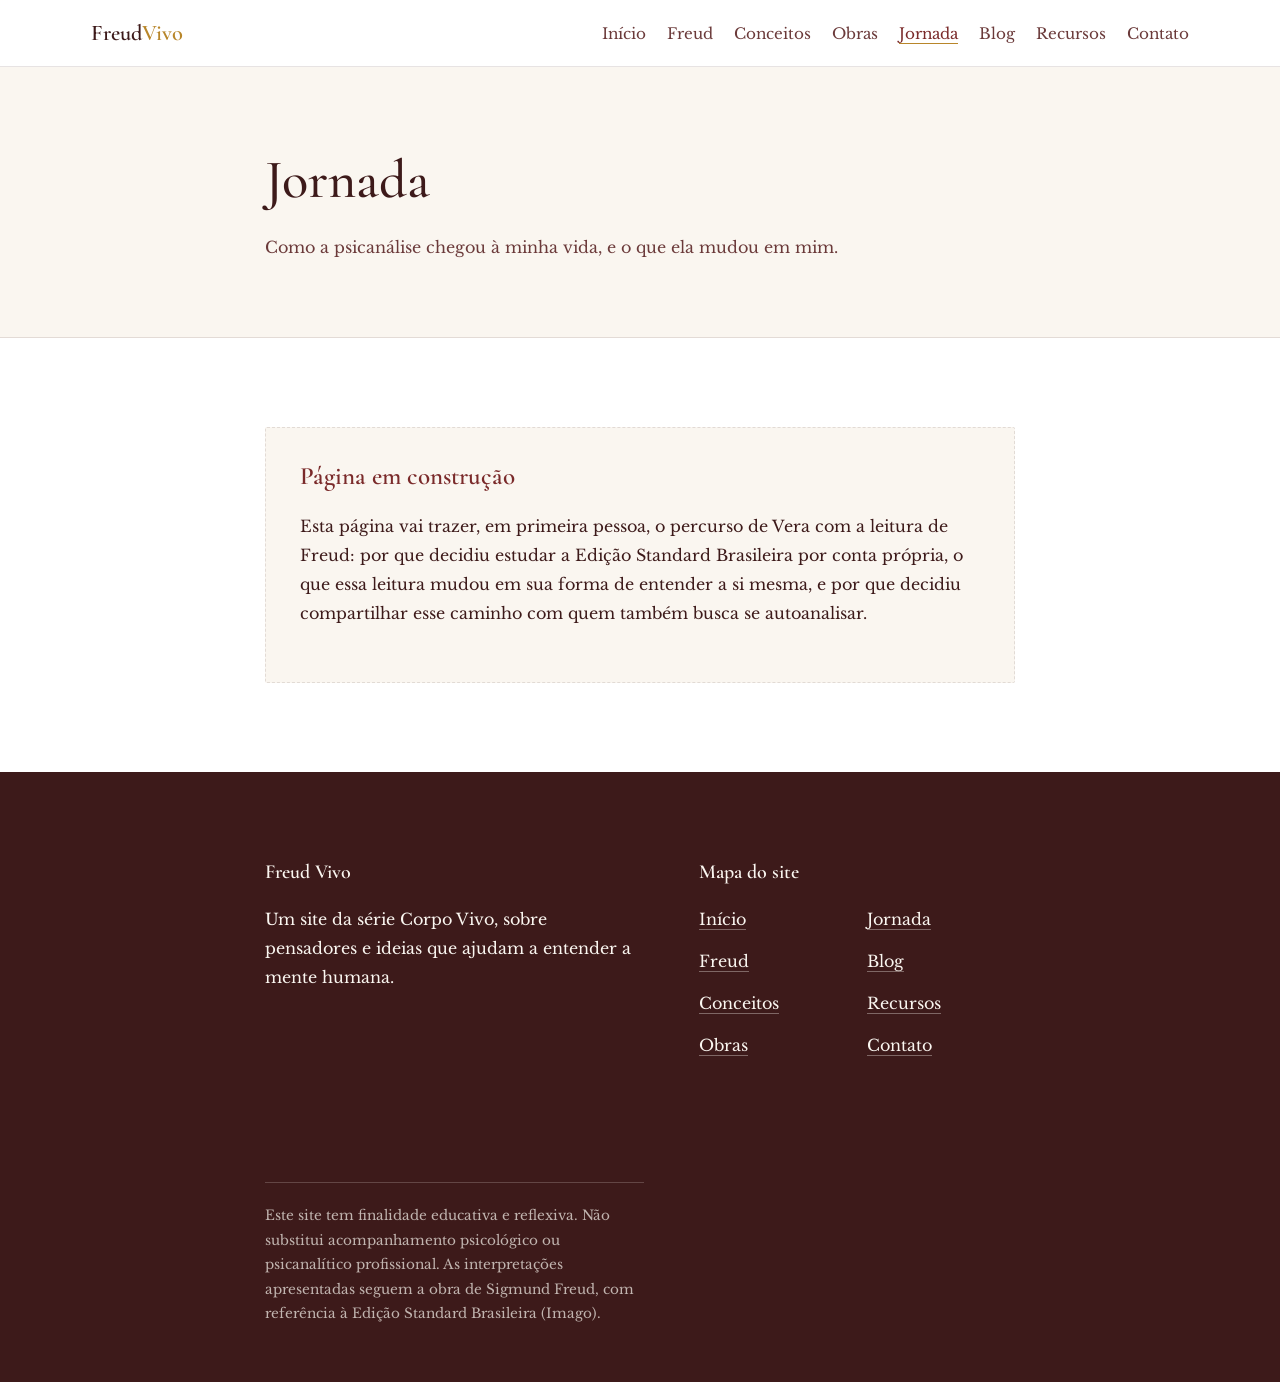
<file: jornada.html>
<!DOCTYPE html>
<html lang="pt-BR">
<head>
<meta charset="UTF-8">
<meta name="viewport" content="width=device-width, initial-scale=1.0">
<title>Jornada · Freud Vivo</title>
<meta name="description" content="Como a psicanálise e o pensamento de Freud chegaram à vida de Vera Rosendo.">
<link rel="stylesheet" href="css/style.css">
</head>
<body>

<nav class="nav">
  <div class="nav__inner">
    <a href="index.html" class="nav__marca">Freud<span>Vivo</span></a>
    <button class="nav__toggle" aria-label="Abrir menu" aria-expanded="false">
      <span></span><span></span><span></span>
    </button>
    <ul class="nav__links">
      <li><a href="index.html">Início</a></li>
      <li><a href="freud.html">Freud</a></li>
      <li><a href="conceitos.html">Conceitos</a></li>
      <li><a href="obras.html">Obras</a></li>
      <li><a href="jornada.html" aria-current="page">Jornada</a></li>
      <li><a href="blog/index.html">Blog</a></li>
      <li><a href="recursos.html">Recursos</a></li>
      <li><a href="contato.html">Contato</a></li>
    </ul>
  </div>
</nav>

<header class="pagina-hero">
  <div class="container">
    <h1>Jornada</h1>
    <p>Como a psicanálise chegou à minha vida, e o que ela mudou em mim.</p>
  </div>
</header>

<section class="secao">
  <div class="container">
    <div class="em-construcao">
      <h3>Página em construção</h3>
      <p>Esta página vai trazer, em primeira pessoa, o percurso de Vera com a leitura de Freud: por que decidiu estudar a Edição Standard Brasileira por conta própria, o que essa leitura mudou em sua forma de entender a si mesma, e por que decidiu compartilhar esse caminho com quem também busca se autoanalisar.</p>
    </div>
  </div>
</section>

<footer class="rodape">
  <div class="container">
    <div>
      <h4>Freud Vivo</h4>
      <p>Um site da série Corpo Vivo, sobre pensadores e ideias que ajudam a entender a mente humana.</p>
    </div>
    <div>
      <h4>Mapa do site</h4>
      <ul class="rodape__mapa">
        <li><a href="index.html">Início</a></li>
        <li><a href="freud.html">Freud</a></li>
        <li><a href="conceitos.html">Conceitos</a></li>
        <li><a href="obras.html">Obras</a></li>
        <li><a href="jornada.html">Jornada</a></li>
        <li><a href="blog/index.html">Blog</a></li>
        <li><a href="recursos.html">Recursos</a></li>
        <li><a href="contato.html">Contato</a></li>
      </ul>
    </div>
    <p class="rodape__disclaimer">Este site tem finalidade educativa e reflexiva. Não substitui acompanhamento psicológico ou psicanalítico profissional. As interpretações apresentadas seguem a obra de Sigmund Freud, com referência à Edição Standard Brasileira (Imago).</p>
  </div>
</footer>

<script src="js/main.js"></script>
</body>
</html>
</file>
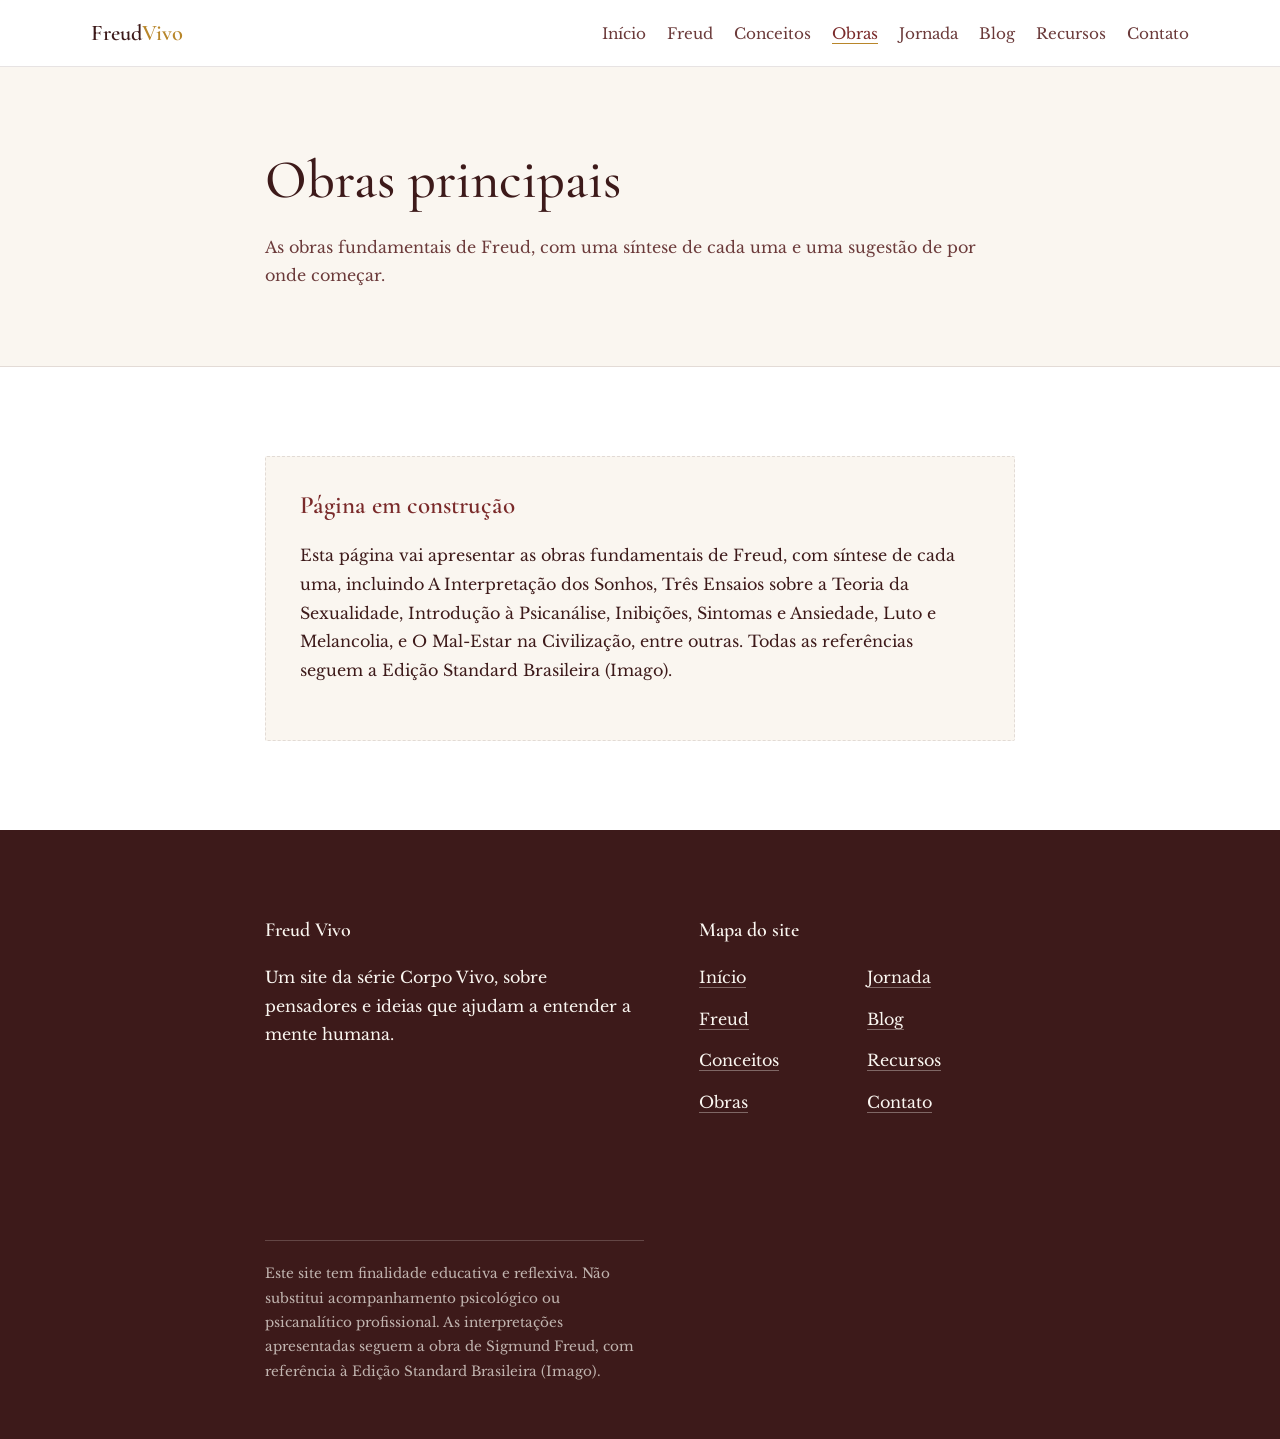
<file: obras.html>
<!DOCTYPE html>
<html lang="pt-BR">
<head>
<meta charset="UTF-8">
<meta name="viewport" content="width=device-width, initial-scale=1.0">
<title>Obras principais · Freud Vivo</title>
<meta name="description" content="As obras fundamentais de Sigmund Freud: o que ler primeiro e por quê.">
<link rel="stylesheet" href="css/style.css">
</head>
<body>

<nav class="nav">
  <div class="nav__inner">
    <a href="index.html" class="nav__marca">Freud<span>Vivo</span></a>
    <button class="nav__toggle" aria-label="Abrir menu" aria-expanded="false">
      <span></span><span></span><span></span>
    </button>
    <ul class="nav__links">
      <li><a href="index.html">Início</a></li>
      <li><a href="freud.html">Freud</a></li>
      <li><a href="conceitos.html">Conceitos</a></li>
      <li><a href="obras.html" aria-current="page">Obras</a></li>
      <li><a href="jornada.html">Jornada</a></li>
      <li><a href="blog/index.html">Blog</a></li>
      <li><a href="recursos.html">Recursos</a></li>
      <li><a href="contato.html">Contato</a></li>
    </ul>
  </div>
</nav>

<header class="pagina-hero">
  <div class="container">
    <h1>Obras principais</h1>
    <p>As obras fundamentais de Freud, com uma síntese de cada uma e uma sugestão de por onde começar.</p>
  </div>
</header>

<section class="secao">
  <div class="container">
    <div class="em-construcao">
      <h3>Página em construção</h3>
      <p>Esta página vai apresentar as obras fundamentais de Freud, com síntese de cada uma, incluindo A Interpretação dos Sonhos, Três Ensaios sobre a Teoria da Sexualidade, Introdução à Psicanálise, Inibições, Sintomas e Ansiedade, Luto e Melancolia, e O Mal-Estar na Civilização, entre outras. Todas as referências seguem a Edição Standard Brasileira (Imago).</p>
    </div>
  </div>
</section>

<footer class="rodape">
  <div class="container">
    <div>
      <h4>Freud Vivo</h4>
      <p>Um site da série Corpo Vivo, sobre pensadores e ideias que ajudam a entender a mente humana.</p>
    </div>
    <div>
      <h4>Mapa do site</h4>
      <ul class="rodape__mapa">
        <li><a href="index.html">Início</a></li>
        <li><a href="freud.html">Freud</a></li>
        <li><a href="conceitos.html">Conceitos</a></li>
        <li><a href="obras.html">Obras</a></li>
        <li><a href="jornada.html">Jornada</a></li>
        <li><a href="blog/index.html">Blog</a></li>
        <li><a href="recursos.html">Recursos</a></li>
        <li><a href="contato.html">Contato</a></li>
      </ul>
    </div>
    <p class="rodape__disclaimer">Este site tem finalidade educativa e reflexiva. Não substitui acompanhamento psicológico ou psicanalítico profissional. As interpretações apresentadas seguem a obra de Sigmund Freud, com referência à Edição Standard Brasileira (Imago).</p>
  </div>
</footer>

<script src="js/main.js"></script>
</body>
</html>
</file>
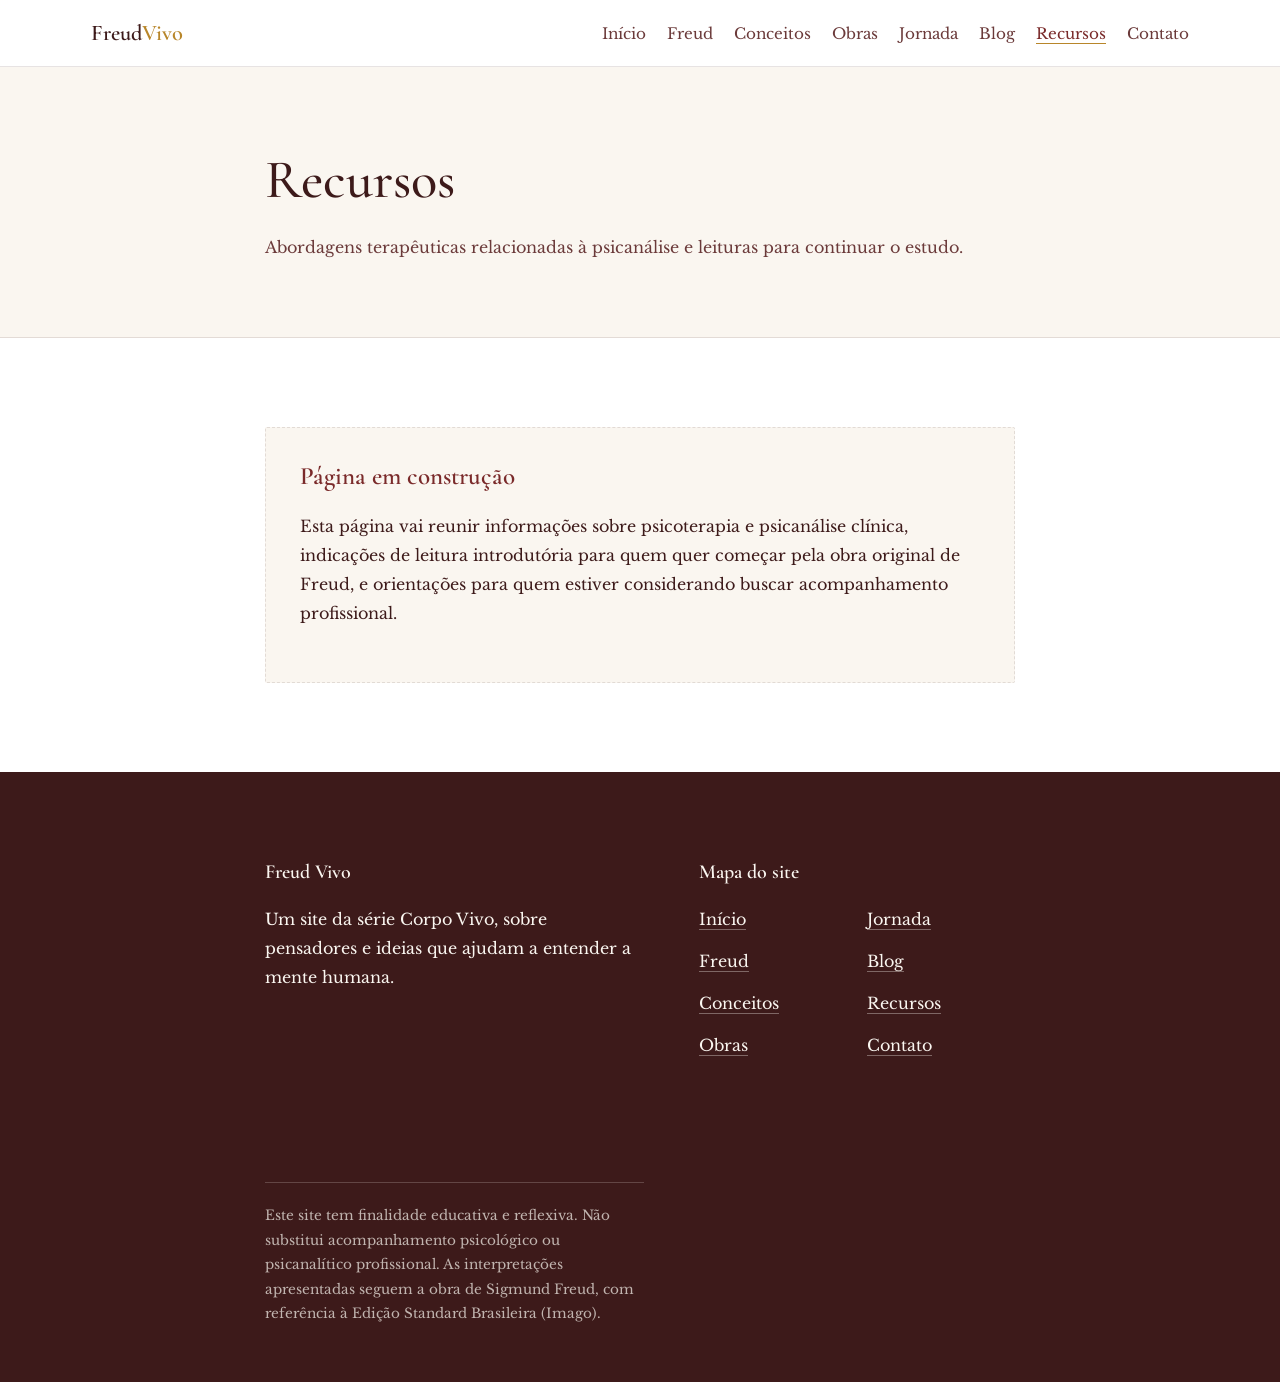
<file: recursos.html>
<!DOCTYPE html>
<html lang="pt-BR">
<head>
<meta charset="UTF-8">
<meta name="viewport" content="width=device-width, initial-scale=1.0">
<title>Recursos · Freud Vivo</title>
<meta name="description" content="Abordagens terapêuticas relacionadas à psicanálise e leituras recomendadas para continuar o estudo.">
<link rel="stylesheet" href="css/style.css">
</head>
<body>

<nav class="nav">
  <div class="nav__inner">
    <a href="index.html" class="nav__marca">Freud<span>Vivo</span></a>
    <button class="nav__toggle" aria-label="Abrir menu" aria-expanded="false">
      <span></span><span></span><span></span>
    </button>
    <ul class="nav__links">
      <li><a href="index.html">Início</a></li>
      <li><a href="freud.html">Freud</a></li>
      <li><a href="conceitos.html">Conceitos</a></li>
      <li><a href="obras.html">Obras</a></li>
      <li><a href="jornada.html">Jornada</a></li>
      <li><a href="blog/index.html">Blog</a></li>
      <li><a href="recursos.html" aria-current="page">Recursos</a></li>
      <li><a href="contato.html">Contato</a></li>
    </ul>
  </div>
</nav>

<header class="pagina-hero">
  <div class="container">
    <h1>Recursos</h1>
    <p>Abordagens terapêuticas relacionadas à psicanálise e leituras para continuar o estudo.</p>
  </div>
</header>

<section class="secao">
  <div class="container">
    <div class="em-construcao">
      <h3>Página em construção</h3>
      <p>Esta página vai reunir informações sobre psicoterapia e psicanálise clínica, indicações de leitura introdutória para quem quer começar pela obra original de Freud, e orientações para quem estiver considerando buscar acompanhamento profissional.</p>
    </div>
  </div>
</section>

<footer class="rodape">
  <div class="container">
    <div>
      <h4>Freud Vivo</h4>
      <p>Um site da série Corpo Vivo, sobre pensadores e ideias que ajudam a entender a mente humana.</p>
    </div>
    <div>
      <h4>Mapa do site</h4>
      <ul class="rodape__mapa">
        <li><a href="index.html">Início</a></li>
        <li><a href="freud.html">Freud</a></li>
        <li><a href="conceitos.html">Conceitos</a></li>
        <li><a href="obras.html">Obras</a></li>
        <li><a href="jornada.html">Jornada</a></li>
        <li><a href="blog/index.html">Blog</a></li>
        <li><a href="recursos.html">Recursos</a></li>
        <li><a href="contato.html">Contato</a></li>
      </ul>
    </div>
    <p class="rodape__disclaimer">Este site tem finalidade educativa e reflexiva. Não substitui acompanhamento psicológico ou psicanalítico profissional. As interpretações apresentadas seguem a obra de Sigmund Freud, com referência à Edição Standard Brasileira (Imago).</p>
  </div>
</footer>

<script src="js/main.js"></script>
</body>
</html>
</file>
<file: css/style.css>
/* ============================================
   FREUD VIVO — folha de estilos global
   Paleta vienense · proporção áurea · Fibonacci
   ============================================ */

@import url('https://fonts.googleapis.com/css2?family=Cormorant+Garamond:ital,wght@0,400;0,500;0,600;1,400&family=Libre+Baskerville:ital,wght@0,400;0,700;1,400&display=swap');

:root {
  /* cor */
  --branco: #ffffff;
  --creme: #faf6f0;
  --creme-quente: #f5eee8;
  --vinho: #3d1a1a;
  --vinho-medio: #6b3a3a;
  --dourado: #b8862a;
  --bordo: #7a2a2a;
  --borda: rgba(61, 26, 26, 0.12);

  /* tipografia */
  --fonte-display: 'Cormorant Garamond', serif;
  --fonte-corpo: 'Libre Baskerville', Georgia, serif;

  /* escala tipográfica (razão 1.25) */
  --texto-corpo: 1rem;       /* 16px */
  --texto-h3: 1.25rem;       /* 20px */
  --texto-h2: 1.5625rem;     /* 25px */
  --texto-h1: 1.9375rem;     /* 31px */
  --texto-hero: 3.4rem;

  /* espaçamento — Fibonacci */
  --esp-xs: 8px;
  --esp-s: 13px;
  --esp-m: 21px;
  --esp-l: 34px;
  --esp-xl: 55px;
  --esp-xxl: 89px;

  /* coluna de conteúdo em proporção áurea */
  --coluna-max: 68ch;
}

* { box-sizing: border-box; }

html { scroll-behavior: smooth; }

body {
  margin: 0;
  background: var(--branco);
  color: var(--vinho);
  font-family: var(--fonte-corpo);
  font-size: var(--texto-corpo);
  line-height: 1.8;
  -webkit-font-smoothing: antialiased;
}

h1, h2, h3, h4 {
  font-family: var(--fonte-display);
  font-weight: 600;
  color: var(--vinho);
  line-height: 1.15;
  margin: 0 0 var(--esp-m);
}

h1 { font-size: var(--texto-hero); font-weight: 500; }
h2 { font-size: var(--texto-h1); }
h3 { font-size: var(--texto-h2); }
h4 { font-size: var(--texto-h3); }

p { margin: 0 0 var(--esp-m); max-width: var(--coluna-max); }

a {
  color: var(--bordo);
  text-decoration: none;
  border-bottom: 1px solid rgba(122, 42, 42, 0.35);
  transition: border-color 0.2s ease, color 0.2s ease;
}

a:hover { border-color: var(--bordo); color: var(--vinho); }

img { max-width: 100%; display: block; }

.container {
  width: 61.8%;
  max-width: 900px;
  margin: 0 auto;
  padding: 0 var(--esp-m);
}

@media (max-width: 900px) {
  .container { width: 100%; }
}

.secao {
  padding: var(--esp-xxl) 0;
}

.secao--creme { background: var(--creme); }
.secao--creme-quente { background: var(--creme-quente); }

.secao--borda-topo {
  border-top: 1px solid var(--borda);
}

/* ---------- Navegação ---------- */

.nav {
  position: fixed;
  top: 0;
  left: 0;
  right: 0;
  z-index: 100;
  background: rgba(255, 255, 255, 0.94);
  border-bottom: 1px solid var(--borda);
  backdrop-filter: blur(6px);
}

.nav__inner {
  width: 92%;
  max-width: 1140px;
  margin: 0 auto;
  padding: var(--esp-s) var(--esp-m);
  display: flex;
  align-items: center;
  justify-content: space-between;
  gap: var(--esp-l);
}

@media (max-width: 900px) {
  .nav__inner { width: 100%; }
}

.nav__marca {
  font-family: var(--fonte-display);
  font-size: 1.4rem;
  font-weight: 600;
  color: var(--vinho);
  border-bottom: none;
  white-space: nowrap;
  flex-shrink: 0;
}

.nav__marca span {
  color: var(--dourado);
}

.nav__marca:hover { color: var(--bordo); }
.nav__marca:hover span { color: var(--bordo); }

.nav__links {
  display: flex;
  gap: var(--esp-m);
  list-style: none;
  margin: 0;
  padding: 0;
  flex-wrap: nowrap;
}

@media (max-width: 900px) and (min-width: 721px) {
  .nav__links { gap: var(--esp-s); }
  .nav__links a { font-size: 0.88rem; }
}

.nav__links a {
  font-size: 0.95rem;
  color: var(--vinho-medio);
  border-bottom: 1px solid transparent;
}

.nav__links a:hover,
.nav__links a[aria-current="page"] {
  color: var(--bordo);
  border-bottom-color: var(--dourado);
}

.nav__toggle {
  display: none;
  background: none;
  border: none;
  cursor: pointer;
  padding: var(--esp-xs);
}

.nav__toggle span {
  display: block;
  width: 24px;
  height: 2px;
  background: var(--vinho);
  margin: 5px 0;
}

@media (max-width: 720px) {
  .nav__links {
    position: absolute;
    top: 100%;
    left: 0;
    right: 0;
    background: var(--branco);
    border-bottom: 1px solid var(--borda);
    flex-direction: column;
    gap: 0;
    max-height: 0;
    overflow: hidden;
    transition: max-height 0.25s ease;
  }
  .nav__links.aberto { max-height: 480px; }
  .nav__links li { border-top: 1px solid var(--borda); }
  .nav__links a {
    display: block;
    padding: var(--esp-m);
  }
  .nav__toggle { display: block; }
}

/* ---------- Hero ---------- */

.hero {
  min-height: 88vh;
  display: flex;
  align-items: center;
  position: relative;
  overflow: hidden;
  background: var(--branco);
}

.hero__spiral {
  position: absolute;
  right: -8%;
  top: 50%;
  transform: translateY(-50%);
  width: 46vw;
  max-width: 620px;
  opacity: 0.55;
  pointer-events: none;
}

.hero__conteudo {
  width: 61.8%;
  max-width: 900px;
  margin: 0 auto;
  padding: var(--esp-xxl) var(--esp-m);
  position: relative;
  z-index: 1;
}

@media (max-width: 900px) {
  .hero__conteudo { width: 100%; }
  .hero__spiral { width: 70vw; opacity: 0.35; }
}

.hero__eyebrow {
  font-family: var(--fonte-corpo);
  font-style: italic;
  color: var(--vinho-medio);
  margin-bottom: var(--esp-s);
}

.hero h1 { max-width: 14ch; }

.hero__sub {
  font-size: 1.15rem;
  color: var(--vinho-medio);
  max-width: 46ch;
}

.hero__cta {
  display: inline-block;
  margin-top: var(--esp-l);
  font-family: var(--fonte-display);
  font-size: 1.15rem;
  color: var(--bordo);
  border-bottom: 1px solid var(--dourado);
}

/* ---------- Blocos de entrada ---------- */

.entradas {
  display: grid;
  grid-template-columns: repeat(3, 1fr);
  gap: var(--esp-xl);
}

@media (max-width: 720px) {
  .entradas { grid-template-columns: 1fr; gap: var(--esp-xxl); }
}

.entrada {
  border-top: 2px solid var(--dourado);
  padding-top: var(--esp-m);
}

.entrada h3 { margin-bottom: var(--esp-s); }

.entrada p { font-size: 0.98rem; color: var(--vinho-medio); }

.entrada a {
  font-family: var(--fonte-display);
  font-size: 1.05rem;
  font-weight: 600;
}

/* ---------- Citação ---------- */

.citacao {
  border-left: 3px solid var(--dourado);
  padding-left: var(--esp-l);
  max-width: 640px;
  margin: 0 auto;
}

.citacao blockquote {
  font-family: var(--fonte-display);
  font-style: italic;
  font-size: 1.8rem;
  color: var(--vinho);
  margin: 0 0 var(--esp-s);
}

.citacao cite {
  font-family: var(--fonte-corpo);
  font-style: normal;
  font-size: 0.95rem;
  color: var(--vinho-medio);
}

/* ---------- Vera / pessoal ---------- */

.pessoal {
  display: grid;
  grid-template-columns: auto 1fr;
  gap: var(--esp-xl);
  align-items: center;
}

@media (max-width: 720px) {
  .pessoal { grid-template-columns: 1fr; }
}

.pessoal__monograma {
  width: 150px;
  flex-shrink: 0;
}

.pessoal__monograma svg {
  width: 100%;
  height: auto;
  display: block;
}

/* ---------- Página interna genérica ---------- */

.pagina-hero {
  padding: calc(var(--esp-xxl) + 60px) 0 var(--esp-xl);
  background: var(--creme);
  border-bottom: 1px solid var(--borda);
}

.pagina-hero p { color: var(--vinho-medio); }

.em-construcao {
  border: 1px dashed var(--borda);
  padding: var(--esp-l);
  border-radius: 2px;
  background: var(--creme);
}

.em-construcao h3 { color: var(--bordo); }

.lista-topicos {
  padding-left: var(--esp-m);
}

.lista-topicos li { margin-bottom: var(--esp-s); }

/* ---------- Blocos de conteúdo do texto base ---------- */

.pagina-corpo {
  max-width: var(--coluna-max);
}

.pagina-corpo h2 {
  margin-top: var(--esp-xxl);
  padding-top: var(--esp-l);
  border-top: 1px solid var(--borda);
}

.pagina-corpo h2:first-child { margin-top: 0; padding-top: 0; border-top: none; }

.pagina-corpo h3 {
  color: var(--bordo);
  margin-top: var(--esp-l);
}

.midia-bloco {
  margin: var(--esp-l) 0;
  padding: var(--esp-m);
  background: var(--creme);
  border-left: 3px solid var(--dourado);
}

.midia-bloco img {
  max-width: 260px;
  margin: 0 auto var(--esp-m);
  border: 1px solid var(--borda);
}

.midia-bloco audio {
  width: 100%;
  max-width: 420px;
  display: block;
  margin: 0 auto;
}

.midia-bloco figcaption {
  text-align: center;
  font-size: 0.9rem;
  color: var(--vinho-medio);
  font-style: italic;
  margin-top: var(--esp-s);
}

.audio-intro {
  margin: var(--esp-l) 0 0;
  padding: var(--esp-m) var(--esp-l);
  background: var(--creme-quente);
  border-left: 3px solid var(--dourado);
}

.audio-intro p {
  margin: 0 0 var(--esp-s);
  font-size: 0.9rem;
  color: var(--vinho-medio);
  font-style: italic;
}

.audio-intro audio {
  width: 100%;
}

/* ---------- Rodapé ---------- */

.rodape {
  background: var(--vinho);
  color: var(--creme);
  padding: var(--esp-xxl) 0 var(--esp-l);
}

.rodape .container {
  display: grid;
  grid-template-columns: 1.2fr 1fr;
  gap: var(--esp-xl);
}

@media (max-width: 720px) {
  .rodape .container { grid-template-columns: 1fr; }
}

.rodape h4 { color: var(--creme); }

.rodape a {
  color: var(--creme);
  border-bottom-color: rgba(250, 246, 240, 0.35);
}

.rodape a:hover { color: var(--dourado); border-bottom-color: var(--dourado); }

.rodape__mapa {
  list-style: none;
  padding: 0;
  margin: 0;
  columns: 2;
  gap: var(--esp-m);
}

.rodape__mapa li { margin-bottom: var(--esp-s); }

.rodape__disclaimer {
  margin-top: var(--esp-xl);
  padding-top: var(--esp-m);
  border-top: 1px solid rgba(250, 246, 240, 0.2);
  font-size: 0.85rem;
  color: rgba(250, 246, 240, 0.7);
  max-width: none;
}

/* ---------- Formulário de contato ---------- */

.form-contato {
  max-width: 480px;
}

.form-campo {
  margin-bottom: var(--esp-m);
}

.form-campo label {
  display: block;
  margin-bottom: var(--esp-xs);
  font-size: 0.95rem;
  color: var(--vinho-medio);
}

.form-campo input,
.form-campo textarea {
  width: 100%;
  padding: var(--esp-s);
  font-family: var(--fonte-corpo);
  font-size: 1rem;
  border: 1px solid var(--borda);
  background: var(--branco);
  color: var(--vinho);
}

.form-campo input:focus,
.form-campo textarea:focus {
  outline: 2px solid var(--dourado);
  outline-offset: 1px;
}

.botao {
  display: inline-block;
  background: var(--bordo);
  color: var(--branco);
  border: none;
  padding: var(--esp-s) var(--esp-l);
  font-family: var(--fonte-display);
  font-size: 1.05rem;
  cursor: pointer;
}

.botao:hover { background: var(--vinho); }

@media (prefers-reduced-motion: reduce) {
  html { scroll-behavior: auto; }
  * { transition: none !important; }
}
</file>
